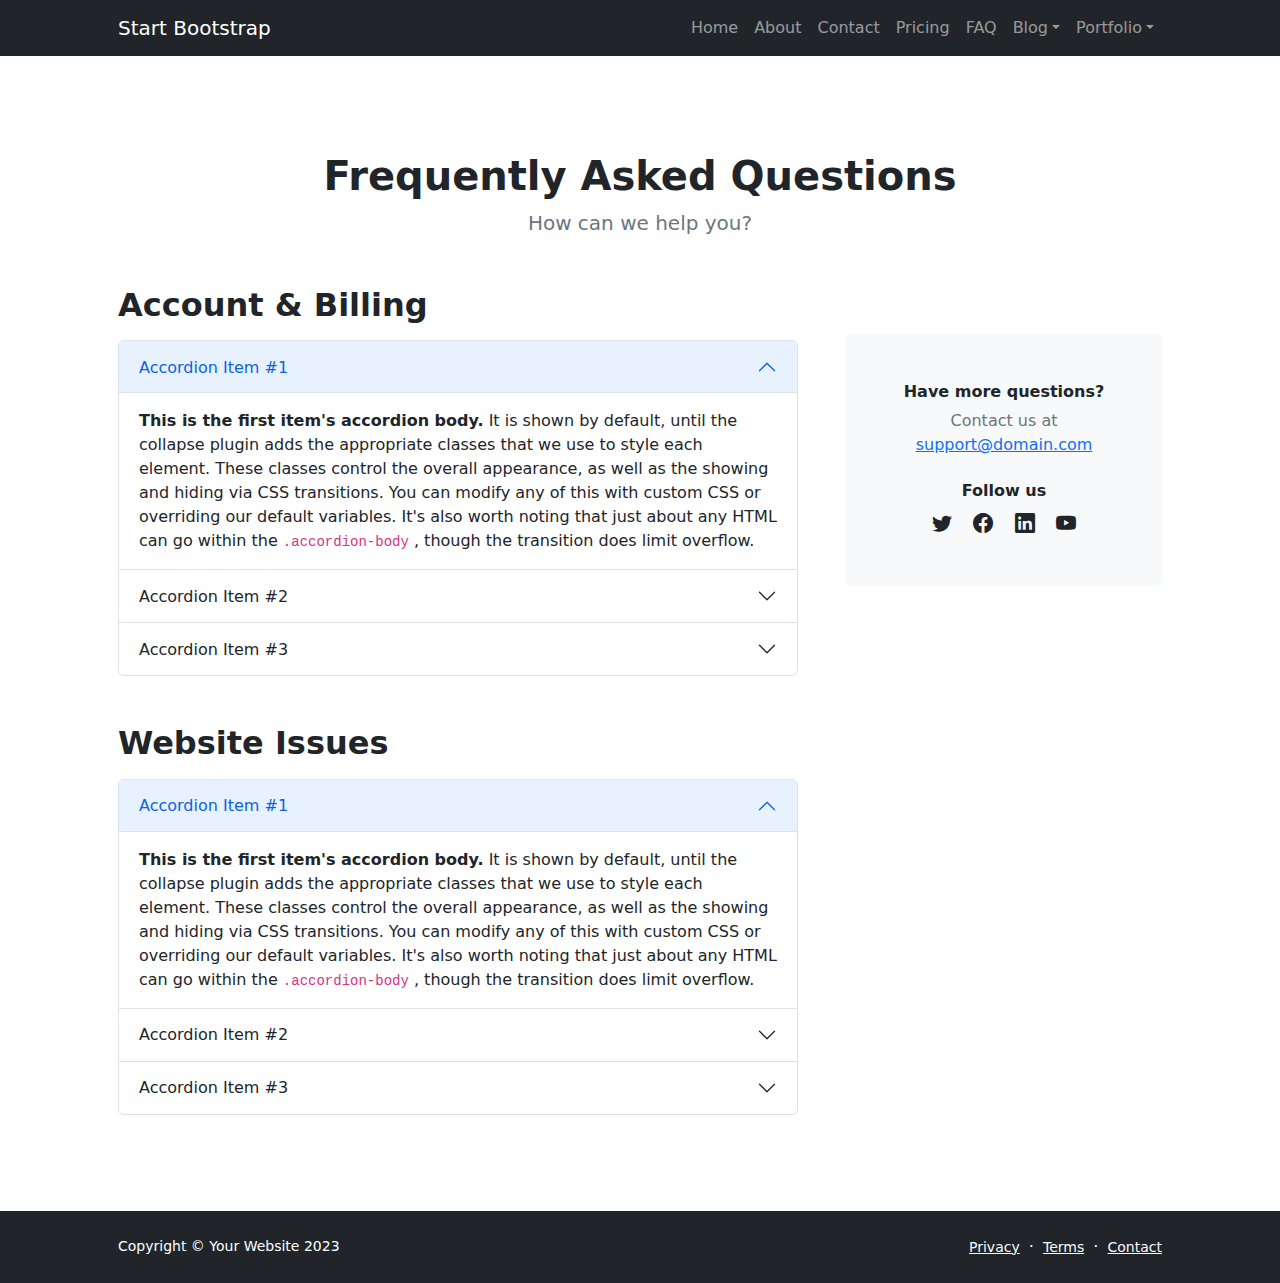
<file: faq.html>
<!DOCTYPE html>
<html lang="en">
    <head>
        <meta charset="utf-8" />
        <meta name="viewport" content="width=device-width, initial-scale=1, shrink-to-fit=no" />
        <meta name="description" content="" />
        <meta name="author" content="" />
        <title>Modern Business - Start Bootstrap Template</title>
        <!-- Favicon-->
        <link rel="icon" type="image/x-icon" href="assets/favicon.ico" />
        <!-- Bootstrap icons-->
        <link href="https://cdn.jsdelivr.net/npm/bootstrap-icons@1.5.0/font/bootstrap-icons.css" rel="stylesheet" />
        <!-- Core theme CSS (includes Bootstrap)-->
        <link href="css/styles.css" rel="stylesheet" />
    </head>
    <body class="d-flex flex-column h-100">
        <main class="flex-shrink-0">
            <!-- Navigation-->
            <nav class="navbar navbar-expand-lg navbar-dark bg-dark">
                <div class="container px-5">
                    <a class="navbar-brand" href="index.html">Start Bootstrap</a>
                    <button class="navbar-toggler" type="button" data-bs-toggle="collapse" data-bs-target="#navbarSupportedContent" aria-controls="navbarSupportedContent" aria-expanded="false" aria-label="Toggle navigation"><span class="navbar-toggler-icon"></span></button>
                    <div class="collapse navbar-collapse" id="navbarSupportedContent">
                        <ul class="navbar-nav ms-auto mb-2 mb-lg-0">
                            <li class="nav-item"><a class="nav-link" href="index.html">Home</a></li>
                            <li class="nav-item"><a class="nav-link" href="about.html">About</a></li>
                            <li class="nav-item"><a class="nav-link" href="contact.html">Contact</a></li>
                            <li class="nav-item"><a class="nav-link" href="pricing.html">Pricing</a></li>
                            <li class="nav-item"><a class="nav-link" href="faq.html">FAQ</a></li>
                            <li class="nav-item dropdown">
                                <a class="nav-link dropdown-toggle" id="navbarDropdownBlog" href="#" role="button" data-bs-toggle="dropdown" aria-expanded="false">Blog</a>
                                <ul class="dropdown-menu dropdown-menu-end" aria-labelledby="navbarDropdownBlog">
                                    <li><a class="dropdown-item" href="blog-home.html">Blog Home</a></li>
                                    <li><a class="dropdown-item" href="blog-post.html">Blog Post</a></li>
                                </ul>
                            </li>
                            <li class="nav-item dropdown">
                                <a class="nav-link dropdown-toggle" id="navbarDropdownPortfolio" href="#" role="button" data-bs-toggle="dropdown" aria-expanded="false">Portfolio</a>
                                <ul class="dropdown-menu dropdown-menu-end" aria-labelledby="navbarDropdownPortfolio">
                                    <li><a class="dropdown-item" href="portfolio-overview.html">Portfolio Overview</a></li>
                                    <li><a class="dropdown-item" href="portfolio-item.html">Portfolio Item</a></li>
                                </ul>
                            </li>
                        </ul>
                    </div>
                </div>
            </nav>
            <!-- Page Content-->
            <section class="py-5">
                <div class="container px-5 my-5">
                    <div class="text-center mb-5">
                        <h1 class="fw-bolder">Frequently Asked Questions</h1>
                        <p class="lead fw-normal text-muted mb-0">How can we help you?</p>
                    </div>
                    <div class="row gx-5">
                        <div class="col-xl-8">
                            <!-- FAQ Accordion 1-->
                            <h2 class="fw-bolder mb-3">Account &amp; Billing</h2>
                            <div class="accordion mb-5" id="accordionExample">
                                <div class="accordion-item">
                                    <h3 class="accordion-header" id="headingOne"><button class="accordion-button" type="button" data-bs-toggle="collapse" data-bs-target="#collapseOne" aria-expanded="true" aria-controls="collapseOne">Accordion Item #1</button></h3>
                                    <div class="accordion-collapse collapse show" id="collapseOne" aria-labelledby="headingOne" data-bs-parent="#accordionExample">
                                        <div class="accordion-body">
                                            <strong>This is the first item's accordion body.</strong>
                                            It is shown by default, until the collapse plugin adds the appropriate classes that we use to style each element. These classes control the overall appearance, as well as the showing and hiding via CSS transitions. You can modify any of this with custom CSS or overriding our default variables. It's also worth noting that just about any HTML can go within the
                                            <code>.accordion-body</code>
                                            , though the transition does limit overflow.
                                        </div>
                                    </div>
                                </div>
                                <div class="accordion-item">
                                    <h3 class="accordion-header" id="headingTwo"><button class="accordion-button collapsed" type="button" data-bs-toggle="collapse" data-bs-target="#collapseTwo" aria-expanded="false" aria-controls="collapseTwo">Accordion Item #2</button></h3>
                                    <div class="accordion-collapse collapse" id="collapseTwo" aria-labelledby="headingTwo" data-bs-parent="#accordionExample">
                                        <div class="accordion-body">
                                            <strong>This is the second item's accordion body.</strong>
                                            It is hidden by default, until the collapse plugin adds the appropriate classes that we use to style each element. These classes control the overall appearance, as well as the showing and hiding via CSS transitions. You can modify any of this with custom CSS or overriding our default variables. It's also worth noting that just about any HTML can go within the
                                            <code>.accordion-body</code>
                                            , though the transition does limit overflow.
                                        </div>
                                    </div>
                                </div>
                                <div class="accordion-item">
                                    <h3 class="accordion-header" id="headingThree"><button class="accordion-button collapsed" type="button" data-bs-toggle="collapse" data-bs-target="#collapseThree" aria-expanded="false" aria-controls="collapseThree">Accordion Item #3</button></h3>
                                    <div class="accordion-collapse collapse" id="collapseThree" aria-labelledby="headingThree" data-bs-parent="#accordionExample">
                                        <div class="accordion-body">
                                            <strong>This is the third item's accordion body.</strong>
                                            It is hidden by default, until the collapse plugin adds the appropriate classes that we use to style each element. These classes control the overall appearance, as well as the showing and hiding via CSS transitions. You can modify any of this with custom CSS or overriding our default variables. It's also worth noting that just about any HTML can go within the
                                            <code>.accordion-body</code>
                                            , though the transition does limit overflow.
                                        </div>
                                    </div>
                                </div>
                            </div>
                            <!-- FAQ Accordion 2-->
                            <h2 class="fw-bolder mb-3">Website Issues</h2>
                            <div class="accordion mb-5 mb-xl-0" id="accordionExample2">
                                <div class="accordion-item">
                                    <h3 class="accordion-header" id="headingOne"><button class="accordion-button" type="button" data-bs-toggle="collapse" data-bs-target="#collapseOne2" aria-expanded="true" aria-controls="collapseOne2">Accordion Item #1</button></h3>
                                    <div class="accordion-collapse collapse show" id="collapseOne2" aria-labelledby="headingOne" data-bs-parent="#accordionExample2">
                                        <div class="accordion-body">
                                            <strong>This is the first item's accordion body.</strong>
                                            It is shown by default, until the collapse plugin adds the appropriate classes that we use to style each element. These classes control the overall appearance, as well as the showing and hiding via CSS transitions. You can modify any of this with custom CSS or overriding our default variables. It's also worth noting that just about any HTML can go within the
                                            <code>.accordion-body</code>
                                            , though the transition does limit overflow.
                                        </div>
                                    </div>
                                </div>
                                <div class="accordion-item">
                                    <h3 class="accordion-header" id="headingTwo"><button class="accordion-button collapsed" type="button" data-bs-toggle="collapse" data-bs-target="#collapseTwo2" aria-expanded="false" aria-controls="collapseTwo2">Accordion Item #2</button></h3>
                                    <div class="accordion-collapse collapse" id="collapseTwo2" aria-labelledby="headingTwo" data-bs-parent="#accordionExample2">
                                        <div class="accordion-body">
                                            <strong>This is the second item's accordion body.</strong>
                                            It is hidden by default, until the collapse plugin adds the appropriate classes that we use to style each element. These classes control the overall appearance, as well as the showing and hiding via CSS transitions. You can modify any of this with custom CSS or overriding our default variables. It's also worth noting that just about any HTML can go within the
                                            <code>.accordion-body</code>
                                            , though the transition does limit overflow.
                                        </div>
                                    </div>
                                </div>
                                <div class="accordion-item">
                                    <h3 class="accordion-header" id="headingThree"><button class="accordion-button collapsed" type="button" data-bs-toggle="collapse" data-bs-target="#collapseThree2" aria-expanded="false" aria-controls="collapseThree2">Accordion Item #3</button></h3>
                                    <div class="accordion-collapse collapse" id="collapseThree2" aria-labelledby="headingThree" data-bs-parent="#accordionExample2">
                                        <div class="accordion-body">
                                            <strong>This is the third item's accordion body.</strong>
                                            It is hidden by default, until the collapse plugin adds the appropriate classes that we use to style each element. These classes control the overall appearance, as well as the showing and hiding via CSS transitions. You can modify any of this with custom CSS or overriding our default variables. It's also worth noting that just about any HTML can go within the
                                            <code>.accordion-body</code>
                                            , though the transition does limit overflow.
                                        </div>
                                    </div>
                                </div>
                            </div>
                        </div>
                        <div class="col-xl-4">
                            <div class="card border-0 bg-light mt-xl-5">
                                <div class="card-body p-4 py-lg-5">
                                    <div class="d-flex align-items-center justify-content-center">
                                        <div class="text-center">
                                            <div class="h6 fw-bolder">Have more questions?</div>
                                            <p class="text-muted mb-4">
                                                Contact us at
                                                <br />
                                                <a href="#!">support@domain.com</a>
                                            </p>
                                            <div class="h6 fw-bolder">Follow us</div>
                                            <a class="fs-5 px-2 link-dark" href="#!"><i class="bi-twitter"></i></a>
                                            <a class="fs-5 px-2 link-dark" href="#!"><i class="bi-facebook"></i></a>
                                            <a class="fs-5 px-2 link-dark" href="#!"><i class="bi-linkedin"></i></a>
                                            <a class="fs-5 px-2 link-dark" href="#!"><i class="bi-youtube"></i></a>
                                        </div>
                                    </div>
                                </div>
                            </div>
                        </div>
                    </div>
                </div>
            </section>
        </main>
        <!-- Footer-->
        <footer class="bg-dark py-4 mt-auto">
            <div class="container px-5">
                <div class="row align-items-center justify-content-between flex-column flex-sm-row">
                    <div class="col-auto"><div class="small m-0 text-white">Copyright &copy; Your Website 2023</div></div>
                    <div class="col-auto">
                        <a class="link-light small" href="#!">Privacy</a>
                        <span class="text-white mx-1">&middot;</span>
                        <a class="link-light small" href="#!">Terms</a>
                        <span class="text-white mx-1">&middot;</span>
                        <a class="link-light small" href="#!">Contact</a>
                    </div>
                </div>
            </div>
        </footer>
        <!-- Bootstrap core JS-->
        <script src="https://cdn.jsdelivr.net/npm/bootstrap@5.2.3/dist/js/bootstrap.bundle.min.js"></script>
        <!-- Core theme JS-->
        <!-- <script src="js/scripts.js"></script> -->
        <script src="https://code.jquery.com/jquery-2.2.4.js" integrity="sha256-iT6Q9iMJYuQiMWNd9lDyBUStIq/8PuOW33aOqmvFpqI=" crossorigin="anonymous"></script>
        <script>
            // $("#accordionExample .accordion-button").html("cccc")
            const faqCopy = [
                {
                    title : "NCS 프론트앤드과정 훈련중 가장 힘들었던 점은?",
                    view : `단기간 안에 전문기술을 훈련하다보니 기본이론훈련이 비전공자로서
                            이해하기에 너무 생소해서 어려웠습니다. 그 이후 기술도 하나의
                            메뉴얼이라는 것을 알고 나니까 재미가 있었습니다.`
                },
                {
                    title : "두번째 질문?",
                    view : `두번째 질문에 대한 답 / 이전의 업무가 지금 나의 훈련에 미친 영향을 
                            긍정적으로 기술해야만 해요.`
                },
                {
                    title : "세번째 질문?",
                    view : `세번째 질문에 대한 답 / 이전의 업무가 지금 나의 훈련에 미친 영향을 
                            긍정적으로 기술해야만 해요.`
                },
            ]
            // $("#accordionExample .accordion-button").eq(0).html(faqCopy[0].title)
            // $("#accordionExample .accordion-collapse").eq(0).find(".accordion-body").html(faqCopy[0].view)

            const multiDB = [
                {
                    h2 : "타이틀에 해당되는 제목을 넣기",
                    detail :[
                                {
                                    title : "NCS 프론트앤드과정 훈련중 가장 힘들었던 점은?",
                                    view : `단기간 안에 전문기술을 훈련하다보니 기본이론훈련이 비전공자로서
                                            이해하기에 너무 생소해서 어려웠습니다. 그 이후 기술도 하나의
                                            메뉴얼이라는 것을 알고 나니까 재미가 있었습니다.`
                                },
                                {
                                    title : "두번째 질문?",
                                    view : `두번째 질문에 대한 답 / 이전의 업무가 지금 나의 훈련에 미친 영향을 
                                            긍정적으로 기술해야만 해요.`
                                },
                                {
                                    title : "세번째 질문?",
                                    view : `세번째 질문에 대한 답 / 이전의 업무가 지금 나의 훈련에 미친 영향을 
                                            긍정적으로 기술해야만 해요.`
                                },
                            ]
                },
                {   h2 : "타이틀에 해당되는 제목을 넣기",
                    detail :[
                                {
                                    title : "NCS 프론트앤드과정 훈련중 가장 힘들었던 점은?",
                                    view : `단기간 안에 전문기술을 훈련하다보니 기본이론훈련이 비전공자로서
                                            이해하기에 너무 생소해서 어려웠습니다. 그 이후 기술도 하나의
                                            메뉴얼이라는 것을 알고 나니까 재미가 있었습니다.`
                                },
                                {
                                    title : "두번째 질문?",
                                    view : `두번째 질문에 대한 답 / 이전의 업무가 지금 나의 훈련에 미친 영향을 
                                            긍정적으로 기술해야만 해요.`
                                },
                                {
                                    title : "세번째 질문?",
                                    view : `세번째 질문에 대한 답 / 이전의 업무가 지금 나의 훈련에 미친 영향을 
                                            긍정적으로 기술해야만 해요.`
                                },
                            ]
                }
            ]

            for( i in multiDB[0].detail){
                $("#accordionExample .accordion-button").eq(i).html(multiDB[0].detail[i].title)
                $("#accordionExample .accordion-collapse .accordion-body").eq(i).html(multiDB[0].detail[i].view)
            }
            for( i in multiDB[1].detail){
                $("#accordionExample2 .accordion-button").eq(i).html(multiDB[1].detail[i].title)
                $("#accordionExample2 .accordion-collapse .accordion-body").eq(i).html(multiDB[1].detail[i].view)
            }
            let activenum = 0;
            setInterval( faqActive, 3000)
            function faqActive(){
                $("#accordionExample .accordion-button").addClass("collapsed");
                $("#accordionExample .accordion-button").eq(activenum).removeClass("collapsed")

                $("#accordionExample .accordion-collapse").removeClass("show");
                $("#accordionExample .accordion-collapse").eq(activenum).addClass("show")

                $("#accordionExample2 .accordion-button").addClass("collapsed");
                $("#accordionExample2 .accordion-button").eq(activenum).removeClass("collapsed")

                $("#accordionExample2 .accordion-collapse").removeClass("show");
                $("#accordionExample2 .accordion-collapse").eq(activenum).addClass("show")

                activenum++;
                activenum %= $("#accordionExample2 .accordion-button").length;
            }
        </script>
    </body>
</html>
</file>
